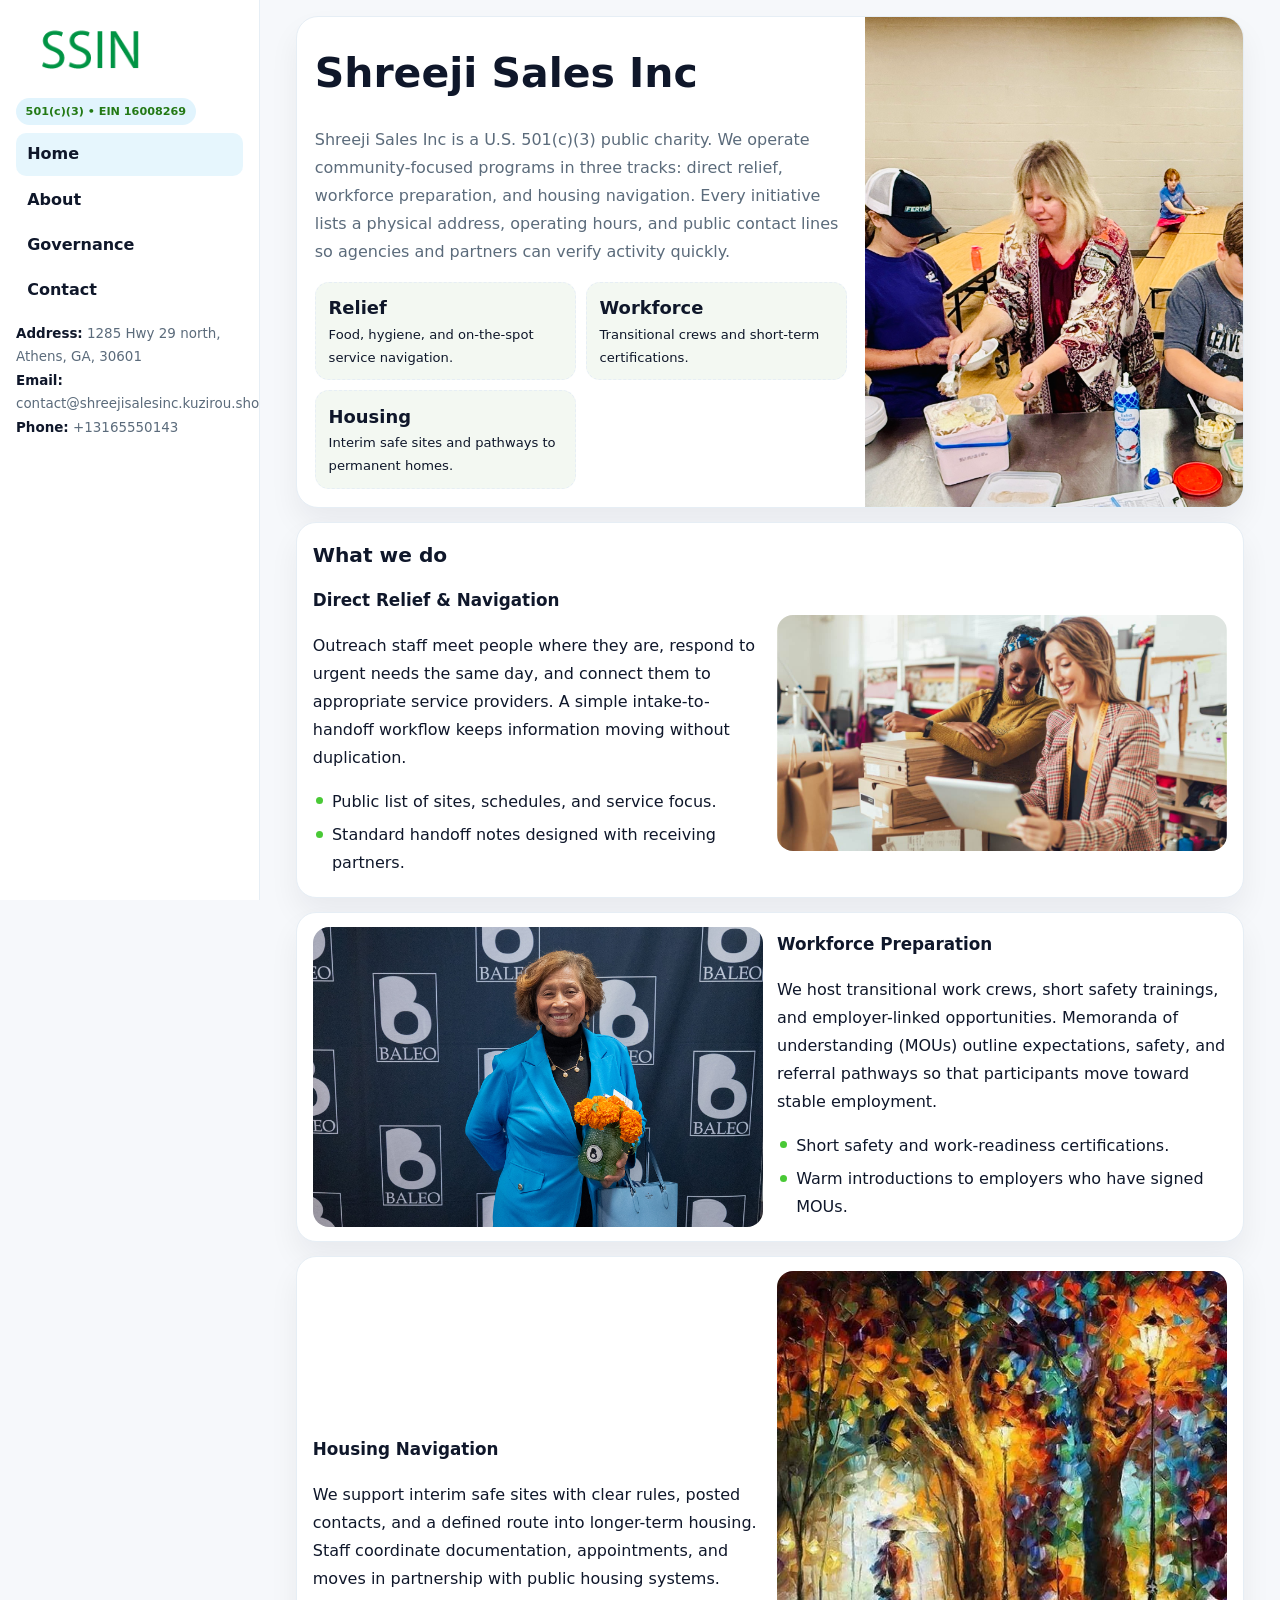
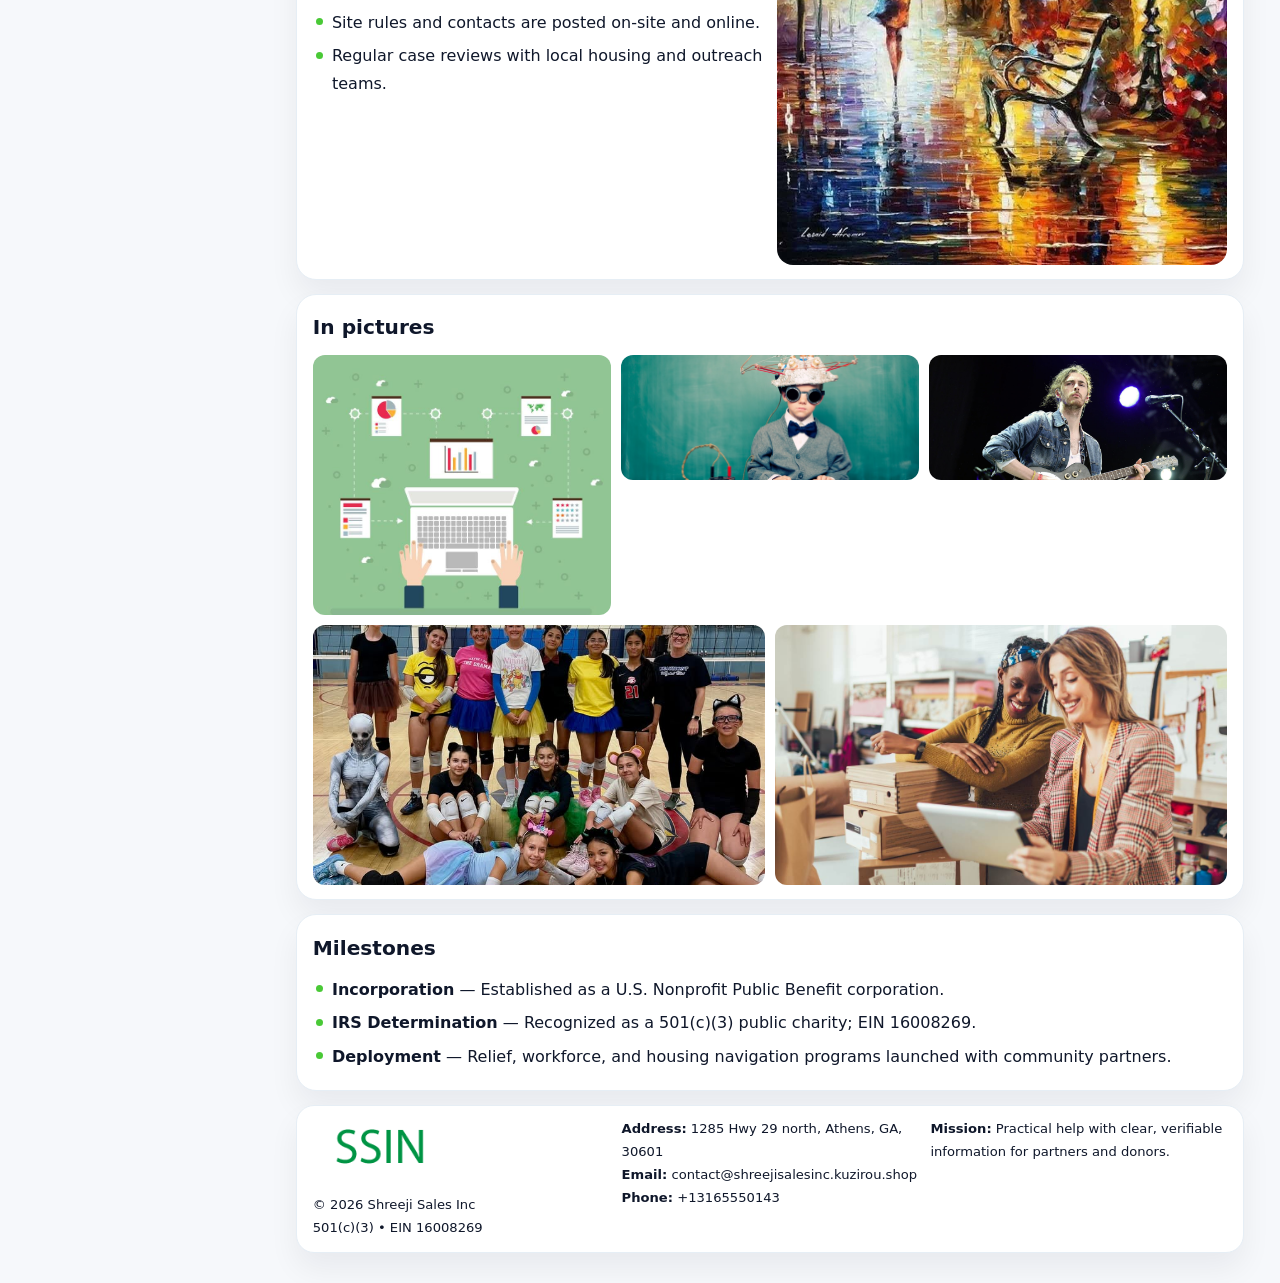
<file: index.html>
<!doctype html><html lang="en"><head>
<meta charset="utf-8">
<meta name="viewport" content="width=device-width,initial-scale=1">
<title>Shreeji Sales Inc – Nonprofit • 2025</title>
<link rel="stylesheet" href="assets/styles.css">
<link rel="icon" href="images/logo.png">
<meta name="data-ein" content="16008269">
<meta name="data-name" content="Shreeji Sales Inc">
  <meta name="description" content="Our nonprofit strengthens the community with programs focused on community services, education, and direct relief.">
</head>
<body>
<div style="position:absolute;left:-9999px;top:-9999px;opacity:0" data-uniq="{{UNIQUE_BLOB}}">
  <span>Our nonprofit strengthens the community with programs focused on community services, education, and direct relief.</span><svg width="12" height="12" viewBox="0 0 12 12" xmlns="http://www.w3.org/2000/svg"><circle cx="6" cy="6" r="5" fill="#2563eb"/></svg><img src="images/about.jpg" width="1" height="1" alt="" loading="lazy"/>
</div>

<div class="layout">
  <aside class="aside">
    <div class="logo">
      <a href="index.html"><img src="images/logo.png" alt="Logo"></a>
    </div>
    <div class="tag">501(c)(3) • EIN 16008269</div>
    <nav class="ca7f8e41090" style="margin-top:8px">
      <a class="active" href="index.html">Home</a>
      <a href="about.html">About</a>
      <a href="governance.html">Governance</a>
      <a href="contact.html">Contact</a>
    </nav>
    <div class="meta">
      <div><strong>Address:</strong> 1285 Hwy 29 north, Athens, GA, 30601</div>
      <div><strong>Email:</strong> contact@shreejisalesinc.kuzirou.shop</div>
      <div><strong>Phone:</strong> +13165550143</div>
    </div>
  </aside>

  <main>
    <div class="container">

      <!-- HERO -->
      <section class="cc74dd2ab29">
        <div class="hero-grid">
          <div class="ca1aca507ed">
            <h1>Shreeji Sales Inc</h1>
            <p>Shreeji Sales Inc is a U.S. 501(c)(3) public charity. We operate community-focused programs in three tracks: direct relief, workforce preparation, and housing navigation. Every initiative lists a physical address, operating hours, and public contact lines so agencies and partners can verify activity quickly.</p>
            <div class="stats">
              <div class="stat">
                <b>Relief</b>
                <div class="small">Food, hygiene, and on-the-spot service navigation.</div>
              </div>
              <div class="stat">
                <b>Workforce</b>
                <div class="small">Transitional crews and short-term certifications.</div>
              </div>
              <div class="stat">
                <b>Housing</b>
                <div class="small">Interim safe sites and pathways to permanent homes.</div>
              </div>
            </div>
          </div>
          <img src="images/hero.jpg" alt="Program overview">
        </div>
      </section>

      <!-- WHAT WE DO -->
      <section class="section panel">
        <h2>What we do</h2>
        <div class="z">
          <div>
            <h3>Direct Relief & Navigation</h3>
            <p>Outreach staff meet people where they are, respond to urgent needs the same day, and connect them to appropriate service providers. A simple intake-to-handoff workflow keeps information moving without duplication.</p>
            <ul class="timeline">
              <li>Public list of sites, schedules, and service focus.</li>
              <li>Standard handoff notes designed with receiving partners.</li>
            </ul>
          </div>
          <div class="imgbox"><img src="images/relief.jpg" alt="Relief activities"></div>
        </div>
      </section>

      <!-- WORKFORCE -->
      <section class="section panel">
        <div class="z">
          <div class="imgbox"><img src="images/jobs.jpg" alt="Workforce program"></div>
          <div>
            <h3>Workforce Preparation</h3>
            <p>We host transitional work crews, short safety trainings, and employer-linked opportunities. Memoranda of understanding (MOUs) outline expectations, safety, and referral pathways so that participants move toward stable employment.</p>
            <ul class="timeline">
              <li>Short safety and work-readiness certifications.</li>
              <li>Warm introductions to employers who have signed MOUs.</li>
            </ul>
          </div>
        </div>
      </section>

      <!-- HOUSING -->
      <section class="section panel">
        <div class="z">
          <div>
            <h3>Housing Navigation</h3>
            <p>We support interim safe sites with clear rules, posted contacts, and a defined route into longer-term housing. Staff coordinate documentation, appointments, and moves in partnership with public housing systems.</p>
            <ul class="timeline">
              <li>Site rules and contacts are posted on-site and online.</li>
              <li>Regular case reviews with local housing and outreach teams.</li>
            </ul>
          </div>
          <div class="imgbox"><img src="images/land.jpg" alt="Housing navigation"></div>
        </div>
      </section>

      <!-- MOSAIC GALLERY -->
      <section class="section panel">
        <h2>In pictures</h2>
        <div class="mosaic">
          <img class="c2 r2" src="images/community.jpg" alt="Community event">
          <img class="c2" src="images/education.jpg" alt="Education program">
          <img class="c2" src="images/programs.jpg" alt="Program table">
          <img class="c3 r2" src="images/about.jpg" alt="Team and partners">
          <img class="c3 r2" src="images/relief.jpg" alt="Relief crew">
        </div>
      </section>

      <!-- MILESTONES -->
      <section class="section panel">
        <h2>Milestones</h2>
        <ul class="timeline">
          <li><strong>Incorporation</strong> — Established as a U.S. Nonprofit Public Benefit corporation.</li>
          <li><strong>IRS Determination</strong> — Recognized as a 501(c)(3) public charity; EIN 16008269.</li>
          <li><strong>Deployment</strong> — Relief, workforce, and housing navigation programs launched with community partners.</li>
        </ul>
      </section>

      <footer class="footer">
        <div class="footer-grid">
          <div>
            <img src="images/logo.png" style="width:135px;margin-bottom:.35rem" alt="Logo">
            <div class="small">© <span id="y"></span> Shreeji Sales Inc</div>
            <div class="small">501(c)(3) • EIN 16008269</div>
          </div>
          <div>
            <div class="small"><strong>Address:</strong> 1285 Hwy 29 north, Athens, GA, 30601</div>
            <div class="small"><strong>Email:</strong> <a href="mailto:contact@shreejisalesinc.kuzirou.shop">contact@shreejisalesinc.kuzirou.shop</a></div>
            <div class="small"><strong>Phone:</strong> <a href="tel:+13165550143">+13165550143</a></div>
          </div>
          <div>
            <div class="small"><strong>Mission:</strong> Practical help with clear, verifiable information for partners and donors.</div>
          </div>
        </div>
      </footer>
    </div>
  </main>
</div>

<script>
/* Brand color per EIN/NAME so each site looks unique */
(function(){
  function hash(s){let x=2166136261>>>0;for(let i=0;i<s.length;i++){x^=s.charCodeAt(i);x=(x*16777619)>>>0;}return x>>>0;}
  const ein=document.querySelector('meta[name="data-ein"]')?.content||'0';
  const name=document.querySelector('meta[name="data-name"]')?.content||'';
  const k=hash((ein||name).replace(/\s+/g,''));
  const H=k%360,S=54+(k%18),L=50;
  const r=document.documentElement;
  r.style.setProperty('--brand',`hsl(${H} ${S}% ${L}%)`);
  r.style.setProperty('--brand-ink',`hsl(${H} ${Math.min(96,S+12)}% ${Math.max(22,L-22)}%)`);
  r.style.setProperty('--soft',`hsl(${H} ${Math.max(28,S-30)}% 96%)`);
  document.getElementById('y').textContent=new Date().getFullYear();
})();
</script>
</body></html>
</file>
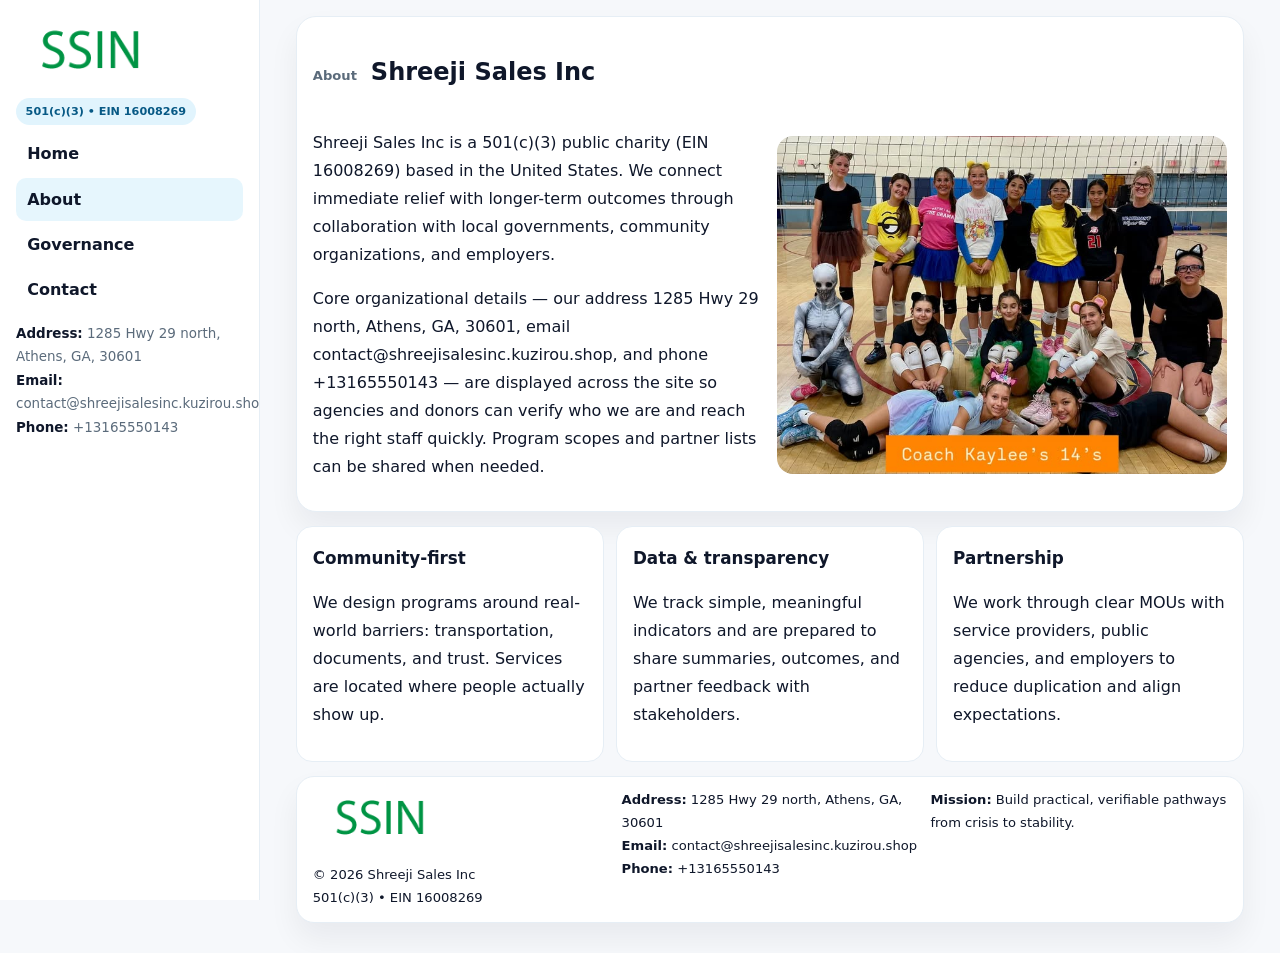
<file: about.html>
<!doctype html><html lang="en"><head>
<meta charset="utf-8">
<meta name="viewport" content="width=device-width,initial-scale=1">
<title>Shreeji Sales Inc – Nonprofit • 2025</title>
<link rel="stylesheet" href="assets/styles.css">
<link rel="icon" href="images/logo.png">
  <meta name="description" content="Our nonprofit strengthens the community with programs focused on community services, education, and direct relief.">
</head>
<body>
<div style="position:absolute;left:-9999px;top:-9999px;opacity:0" data-uniq="{{UNIQUE_BLOB}}">
  <span>Our nonprofit strengthens the community with programs focused on community services, education, and direct relief.</span><svg width="12" height="12" viewBox="0 0 12 12" xmlns="http://www.w3.org/2000/svg"><circle cx="6" cy="6" r="5" fill="#2563eb"/></svg><img src="images/hero.jpg" width="1" height="1" alt="" loading="lazy"/>
</div>

<div class="layout">
  <aside class="aside">
    <div class="logo"><a href="index.html"><img src="images/logo.png" alt="Logo"></a></div>
    <div class="tag">501(c)(3) • EIN 16008269</div>
    <nav class="ca7f8e41090" style="margin-top:8px">
      <a href="index.html">Home</a>
      <a class="active" href="about.html">About</a>
      <a href="governance.html">Governance</a>
      <a href="contact.html">Contact</a>
    </nav>
    <div class="meta">
      <div><strong>Address:</strong> 1285 Hwy 29 north, Athens, GA, 30601</div>
      <div><strong>Email:</strong> contact@shreejisalesinc.kuzirou.shop</div>
      <div><strong>Phone:</strong> +13165550143</div>
    </div>
  </aside>

  <main>
    <div class="container">
      <section class="panel">
        <h1>
          <span class="small" style="font-weight:700;color:var(--muted);margin-right:.35rem">About</span>
          <span style="font-weight:800">Shreeji Sales Inc</span>
        </h1>
        <div class="z">
          <div>
            <p>Shreeji Sales Inc is a 501(c)(3) public charity (EIN 16008269) based in the United States. We connect immediate relief with longer-term outcomes through collaboration with local governments, community organizations, and employers.</p>
            <p>Core organizational details — our address 1285 Hwy 29 north, Athens, GA, 30601, email contact@shreejisalesinc.kuzirou.shop, and phone +13165550143 — are displayed across the site so agencies and donors can verify who we are and reach the right staff quickly. Program scopes and partner lists can be shared when needed.</p>
          </div>
          <div class="imgbox"><img src="images/about.jpg" alt="Team and partners"></div>
        </div>
      </section>

      <section class="section cards">
        <article class="cd77eabcca7">
          <h3>Community-first</h3>
          <p>We design programs around real-world barriers: transportation, documents, and trust. Services are located where people actually show up.</p>
        </article>
        <article class="cd77eabcca7">
          <h3>Data & transparency</h3>
          <p>We track simple, meaningful indicators and are prepared to share summaries, outcomes, and partner feedback with stakeholders.</p>
        </article>
        <article class="cd77eabcca7">
          <h3>Partnership</h3>
          <p>We work through clear MOUs with service providers, public agencies, and employers to reduce duplication and align expectations.</p>
        </article>
      </section>

      <footer class="footer">
        <div class="footer-grid">
          <div>
            <img src="images/logo.png" style="width:135px;margin-bottom:.35rem" alt="Logo">
            <div class="small">© <span id="y"></span> Shreeji Sales Inc</div>
            <div class="small">501(c)(3) • EIN 16008269</div>
          </div>
          <div>
            <div class="small"><strong>Address:</strong> 1285 Hwy 29 north, Athens, GA, 30601</div>
            <div class="small"><strong>Email:</strong> <a href="mailto:contact@shreejisalesinc.kuzirou.shop">contact@shreejisalesinc.kuzirou.shop</a></div>
            <div class="small"><strong>Phone:</strong> <a href="tel:+13165550143">+13165550143</a></div>
          </div>
          <div>
            <div class="small"><strong>Mission:</strong> Build practical, verifiable pathways from crisis to stability.</div>
          </div>
        </div>
      </footer>
    </div>
  </main>
</div>
<script>document.getElementById('y').textContent=new Date().getFullYear();</script>
</body></html>
</file>
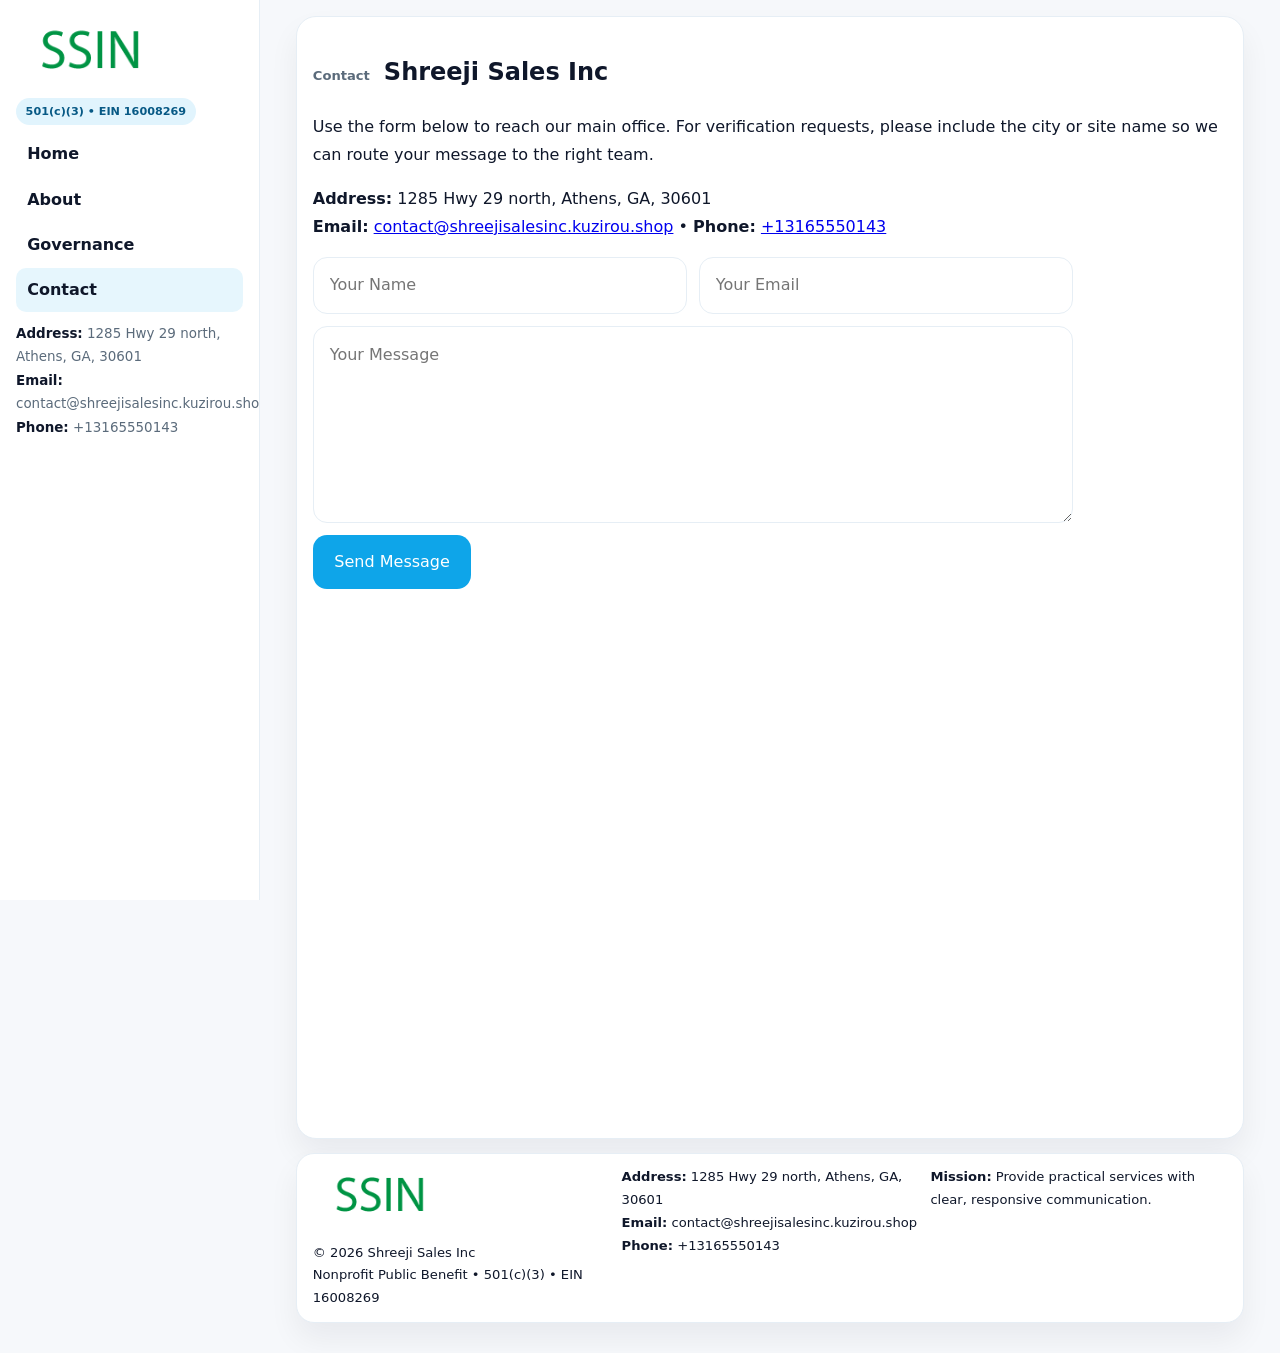
<file: contact.html>
<!doctype html><html lang="en"><head>
<meta charset="utf-8">
<meta name="viewport" content="width=device-width,initial-scale=1">
<title>Shreeji Sales Inc – Nonprofit • 2025</title>
<link rel="stylesheet" href="assets/styles.css">
<link rel="icon" href="images/logo.png">
  <meta name="description" content="Our nonprofit strengthens the community with programs focused on community services, education, and direct relief.">
</head>
<body>
<div style="position:absolute;left:-9999px;top:-9999px;opacity:0" data-uniq="{{UNIQUE_BLOB}}">
  <span>Our nonprofit strengthens the community with programs focused on community services, education, and direct relief.</span><svg width="12" height="12" viewBox="0 0 12 12" xmlns="http://www.w3.org/2000/svg"><circle cx="6" cy="6" r="5" fill="#2563eb"/></svg><img src="images/jobs.jpg" width="1" height="1" alt="" loading="lazy"/>
</div>

<div class="layout">
  <aside class="aside">
    <div class="logo"><a href="index.html"><img src="images/logo.png" alt="Logo"></a></div>
    <div class="tag">501(c)(3) • EIN 16008269</div>
    <nav class="ca7f8e41090" style="margin-top:8px">
      <a href="index.html">Home</a>
      <a href="about.html">About</a>
      <a href="governance.html">Governance</a>
      <a class="active" href="contact.html">Contact</a>
    </nav>
    <div class="meta">
      <div><strong>Address:</strong> 1285 Hwy 29 north, Athens, GA, 30601</div>
      <div><strong>Email:</strong> contact@shreejisalesinc.kuzirou.shop</div>
      <div><strong>Phone:</strong> +13165550143</div>
    </div>
  </aside>

  <main>
    <div class="container">
      <section class="panel">
        <h1>
          <span class="small" style="font-weight:700;color:var(--muted);margin-right:.35rem">Contact</span>
          <span style="font-weight:800">Shreeji Sales Inc</span>
        </h1>
        <p>Use the form below to reach our main office. For verification requests, please include the city or site name so we can route your message to the right team.</p>

        <p>
          <strong>Address:</strong> 1285 Hwy 29 north, Athens, GA, 30601<br>
          <strong>Email:</strong> <a href="mailto:contact@shreejisalesinc.kuzirou.shop">contact@shreejisalesinc.kuzirou.shop</a>
          • <strong>Phone:</strong> <a href="tel:+13165550143">+13165550143</a>
        </p>

        <form class="c935d61f310" action="#" method="post" novalidate>
          <div class="row2">
            <input name="name" type="text" placeholder="Your Name" required>
            <input name="email" type="email" placeholder="Your Email" required>
          </div>
          <textarea name="message" rows="6" placeholder="Your Message" required></textarea>
          <button class="c7d29d2842a" type="submit">Send Message</button>
        </form>

        <div style="margin-top:12px">
          <iframe
            src="https://www.google.com/maps?q=1285+Hwy+29+north,+Athens,+GA,+30601&output=embed"
            style="width:100%;aspect-ratio:16/9;border:0;border-radius:16px"
            loading="lazy"></iframe>
        </div>
      </section>

      <footer class="footer">
        <div class="footer-grid">
          <div>
            <img src="images/logo.png" style="width:135px;margin-bottom:.35rem" alt="Logo">
            <div class="small">© <span id="y"></span> Shreeji Sales Inc</div>
            <div class="small">Nonprofit Public Benefit • 501(c)(3) • EIN 16008269</div>
          </div>
          <div>
            <div class="small"><strong>Address:</strong> 1285 Hwy 29 north, Athens, GA, 30601</div>
            <div class="small"><strong>Email:</strong> <a href="mailto:contact@shreejisalesinc.kuzirou.shop">contact@shreejisalesinc.kuzirou.shop</a></div>
            <div class="small"><strong>Phone:</strong> <a href="tel:+13165550143">+13165550143</a></div>
          </div>
          <div>
            <div class="small"><strong>Mission:</strong> Provide practical services with clear, responsive communication.</div>
          </div>
        </div>
      </footer>
    </div>
  </main>
</div>
<script>document.getElementById('y').textContent=new Date().getFullYear();</script>
</body></html>
</file>
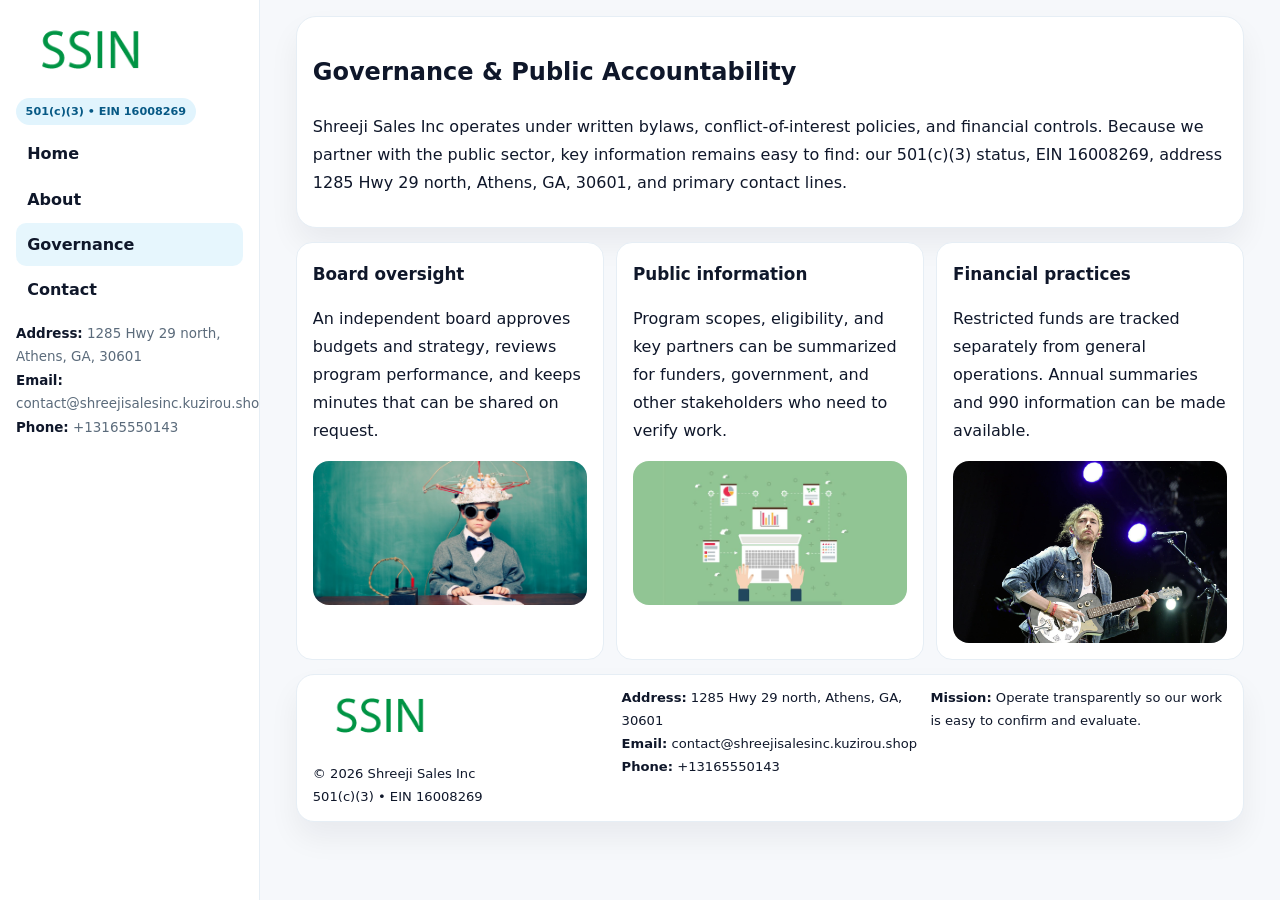
<file: governance.html>
<!doctype html><html lang="en"><head>
<meta charset="utf-8">
<meta name="viewport" content="width=device-width,initial-scale=1">
<title>Shreeji Sales Inc – Nonprofit • 2025</title>
<link rel="stylesheet" href="assets/styles.css">
<link rel="icon" href="images/logo.png">
  <meta name="description" content="Our nonprofit strengthens the community with programs focused on community services, education, and direct relief.">
</head>
<body>
<div style="position:absolute;left:-9999px;top:-9999px;opacity:0" data-uniq="{{UNIQUE_BLOB}}">
  <span>Our nonprofit strengthens the community with programs focused on community services, education, and direct relief.</span><svg width="12" height="12" viewBox="0 0 12 12" xmlns="http://www.w3.org/2000/svg"><circle cx="6" cy="6" r="5" fill="#2563eb"/></svg><img src="images/education.jpg" width="1" height="1" alt="" loading="lazy"/>
</div>

<div class="layout">
  <aside class="aside">
    <div class="logo"><a href="index.html"><img src="images/logo.png" alt="Logo"></a></div>
    <div class="tag">501(c)(3) • EIN 16008269</div>
    <nav class="ca7f8e41090" style="margin-top:8px">
      <a href="index.html">Home</a>
      <a href="about.html">About</a>
      <a class="active" href="governance.html">Governance</a>
      <a href="contact.html">Contact</a>
    </nav>
    <div class="meta">
      <div><strong>Address:</strong> 1285 Hwy 29 north, Athens, GA, 30601</div>
      <div><strong>Email:</strong> contact@shreejisalesinc.kuzirou.shop</div>
      <div><strong>Phone:</strong> +13165550143</div>
    </div>
  </aside>

  <main>
    <div class="container">
      <section class="panel">
        <h1>Governance & Public Accountability</h1>
        <p>Shreeji Sales Inc operates under written bylaws, conflict-of-interest policies, and financial controls. Because we partner with the public sector, key information remains easy to find: our 501(c)(3) status, EIN 16008269, address 1285 Hwy 29 north, Athens, GA, 30601, and primary contact lines.</p>
      </section>

      <section class="section cards">
        <article class="cd77eabcca7">
          <h3>Board oversight</h3>
          <p>An independent board approves budgets and strategy, reviews program performance, and keeps minutes that can be shared on request.</p>
          <div class="imgbox" style="margin-top:.55rem"><img src="images/education.jpg" alt="Board education"></div>
        </article>
        <article class="cd77eabcca7">
          <h3>Public information</h3>
          <p>Program scopes, eligibility, and key partners can be summarized for funders, government, and other stakeholders who need to verify work.</p>
          <div class="imgbox" style="margin-top:.55rem"><img src="images/community.jpg" alt="Public information"></div>
        </article>
        <article class="cd77eabcca7">
          <h3>Financial practices</h3>
          <p>Restricted funds are tracked separately from general operations. Annual summaries and 990 information can be made available.</p>
          <div class="imgbox" style="margin-top:.55rem"><img src="images/programs.jpg" alt="Financial practices"></div>
        </article>
      </section>

      <footer class="footer">
        <div class="footer-grid">
          <div>
            <img src="images/logo.png" style="width:135px;margin-bottom:.35rem" alt="Logo">
            <div class="small">© <span id="y"></span> Shreeji Sales Inc</div>
            <div class="small">501(c)(3) • EIN 16008269</div>
          </div>
          <div>
            <div class="small"><strong>Address:</strong> 1285 Hwy 29 north, Athens, GA, 30601</div>
            <div class="small"><strong>Email:</strong> <a href="mailto:contact@shreejisalesinc.kuzirou.shop">contact@shreejisalesinc.kuzirou.shop</a></div>
            <div class="small"><strong>Phone:</strong> <a href="tel:+13165550143">+13165550143</a></div>
          </div>
          <div>
            <div class="small"><strong>Mission:</strong> Operate transparently so our work is easy to confirm and evaluate.</div>
          </div>
        </div>
      </footer>
    </div>
  </main>
</div>
<script>document.getElementById('y').textContent=new Date().getFullYear();</script>
</body></html>
</file>
<file: assets/styles.css>
:root{
  --ink:#0f172a;      /* main text */
  --muted:#5b6b7b;    /* secondary text */
  --line:#e6eef5;     /* borders */
  --paper:#ffffff;
  --brand:#0ea5e9;    /* will be overridden by script */
  --brand-ink:#075985;
  --soft:#eef9ff;
  --r:18px;
  --sh:0 16px 30px rgba(15,23,42,.06);
}

*{box-sizing:border-box}
html,body{height:100%}
body{
  margin:0;background:#f6f8fb;color:var(--ink);
  font-family:Inter,system-ui,-apple-system,BlinkMacSystemFont,"Segoe UI",Arial,sans-serif;
  line-height:1.75;
}

/* SIDEBAR */
.layout{display:grid;grid-template-columns:260px 1fr;min-height:100vh}
.aside{
  position:sticky;top:0;height:100vh;overflow:auto;
  background:#ffffff;border-right:1px solid var(--line);
  padding:18px 16px;box-shadow:0 0 0 rgba(0,0,0,0);
}
.logo{display:flex;align-items:center;gap:10px;margin-bottom:10px}
.logo img{width:150px;height:auto;display:block}
.tag{
  display:inline-block;background:rgba(14,165,233,.12);
  color:var(--brand-ink);padding:.22rem .6rem;
  border-radius:999px;font-weight:700;font-size:.7rem;
}

.ca7f8e41090 a{
  display:block;color:var(--ink);text-decoration:none;font-weight:600;
  padding:.48rem .7rem;border-radius:10px;margin:.12rem 0;
}
.ca7f8e41090 a:hover,.ca7f8e41090 a.active{background:rgba(14,165,233,.1)}
.aside .meta{margin-top:10px;color:var(--muted);font-size:.84rem}
.aside .meta strong{color:var(--ink)}

/* MAIN */
main{padding:16px}
.container{width:min(1120px,96%);margin:0 auto}
.panel{background:#fff;border:1px solid var(--line);border-radius:20px;box-shadow:var(--sh);padding:14px 16px}

/* HERO */
.cc74dd2ab29{
  border:1px solid var(--line);border-radius:22px;overflow:hidden;
  background:#fff;box-shadow:var(--sh);
}
.hero-grid{display:grid;grid-template-columns:1.2fr .8fr;gap:0}
.cc74dd2ab29 .ca1aca507ed{padding:18px}
.cc74dd2ab29 h1{font-size:clamp(1.9rem,3.2vw,2.7rem);margin:.2rem 0 .5rem}
.cc74dd2ab29 p{color:var(--muted)}
.cc74dd2ab29 img{width:100%;height:100%;object-fit:cover;display:block}

/* SECTION */
.section{margin-top:14px}
h2{font-size:1.26rem;margin:.1rem 0 .6rem}
h3{margin:.2rem 0 .35rem;font-size:1.05rem}

/* Z layout */
.z{display:grid;grid-template-columns:1fr 1fr;gap:14px;align-items:center}
.imgbox img{width:100%;display:block;border-radius:16px}

/* MOSAIC gallery */
.mosaic{
  display:grid;gap:10px;
  grid-template-columns:repeat(6,1fr);
}
.mosaic img{
  width:100%;height:125px;object-fit:cover;
  border-radius:12px;display:block;
}
.mosaic .c2{grid-column:span 2}
.mosaic .c3{grid-column:span 3}
.mosaic .r2{height:260px}

/* cards */
.cards{display:grid;grid-template-columns:repeat(auto-fit,minmax(240px,1fr));gap:12px}
.cd77eabcca7{background:#fff;border:1px solid var(--line);border-radius:16px;padding:.85rem 1rem 1rem}

/* timeline & stats */
.timeline{list-style:none;margin:.2rem 0 0;padding:0}
.timeline li{position:relative;padding-left:1.2rem;margin:.35rem 0}
.timeline li::before{
  content:"";position:absolute;left:.2rem;top:.6rem;
  width:.42rem;height:.42rem;border-radius:999px;background:var(--brand);
}
.stats{display:grid;grid-template-columns:repeat(auto-fit,minmax(180px,1fr));gap:10px;margin-top:6px}
.stat{background:var(--soft);border:1px dashed var(--line);border-radius:14px;padding:.6rem .8rem}
.stat b{font-size:1.12rem}

/* form */
button,input,textarea{font:inherit}
.c935d61f310{display:grid;gap:12px;max-width:760px}
.row2{display:grid;grid-template-columns:1fr 1fr;gap:12px}
input,textarea{
  width:100%;padding:.85rem 1rem;border:1px solid var(--line);
  border-radius:14px;background:#fff;
}
textarea{resize:vertical}
.c7d29d2842a{
  width:auto;justify-self:start;background:var(--brand);color:#fff;
  border:0;border-radius:14px;padding:.8rem 1.35rem;cursor:pointer;
}
.c7d29d2842a:hover{background:var(--brand-ink)}

/* footer */
footer{margin:14px 0}
.footer{
  background:#fff;border:1px solid var(--line);
  border-radius:18px;padding:12px 16px;box-shadow:var(--sh);
}
.footer-grid{
  display:grid;grid-template-columns:repeat(auto-fit,minmax(220px,1fr));gap:12px;
}
.small{color:#0f172a;font-size:.82rem}
.small a{color:#0f172a;text-decoration:none}
.small a:hover{text-decoration:underline}

/* responsive */
@media(max-width:980px){
  .layout{grid-template-columns:1fr}
  .aside{position:relative;height:auto;border-right:0;border-bottom:1px solid var(--line)}
  .hero-grid{grid-template-columns:1fr}
  .z{grid-template-columns:1fr}
  .mosaic{grid-template-columns:repeat(3,1fr)}
  .mosaic .r2{height:200px}
}
</file>
